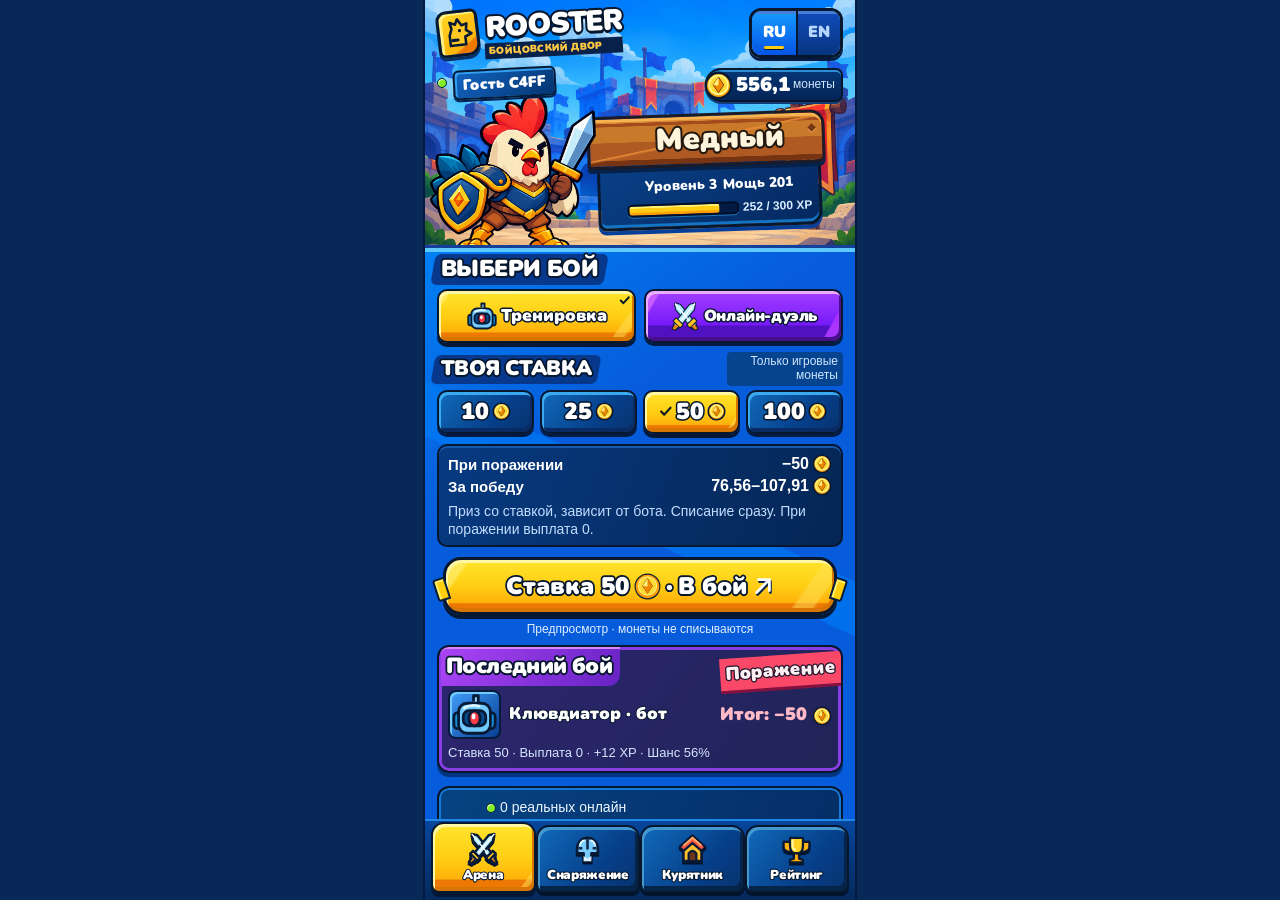
<file: web/arena-preview/index.html>
<!doctype html>
<html lang="ru">
<head>
  <meta charset="utf-8">
  <meta name="viewport" content="width=device-width, initial-scale=1, viewport-fit=cover">
  <meta http-equiv="Content-Security-Policy" content="default-src 'self'; connect-src 'none'; script-src 'self'; style-src 'self' 'unsafe-inline'; img-src 'self'; object-src 'none'; base-uri 'none'; form-action 'none'">
  <meta name="theme-color" content="#0754cc">
  <title>Arena · isolated preview</title>
  <link rel="icon" href="../favicon.svg" type="image/svg+xml">
  <link rel="stylesheet" href="../foundation.css">
  <link rel="stylesheet" href="./preview.css">
  <script type="module" src="./preview.mjs"></script>
</head>
<body class="arena-preview">
  <div class="ap-shell" id="preview"></div>
  <noscript>Для предпросмотра нужен JavaScript. / JavaScript is required for this preview.</noscript>
</body>
</html>
</file>
<file: web/arena-preview/preview.css>
/* Arena composition only. Reusable visual primitives live in ../foundation.css. */
.arena-preview{--ap-ink:var(--ui-ink);--ap-blue:var(--ui-bg);--ap-light:var(--ui-muted);--ap-bottom:calc(var(--app-safe-bottom,0px) + var(--app-content-safe-bottom,0px));margin:0;background:#082857;color:#fff;font:var(--ui-text-body)/1.3 var(--ui-font-body);-webkit-tap-highlight-color:transparent}
.arena-preview *{box-sizing:border-box}
.arena-preview [hidden]{display:none!important}
.arena-preview :focus-visible{outline:3px solid var(--ui-focus);outline-offset:3px;z-index:8}
.arena-preview .ap-shell{width:100%;max-width:430px;margin:auto;height:var(--app-height,100dvh);display:flex;flex-direction:column;background:var(--ui-bg);overflow:hidden;position:relative;box-shadow:0 0 0 2px #061b41}
.arena-preview .ap-scroll{flex:1;min-height:0;overflow-y:auto;overflow-x:hidden;overscroll-behavior-y:contain;scrollbar-width:none;scroll-padding:12px}
.arena-preview .ap-scroll::-webkit-scrollbar{display:none}
.arena-preview .ap-icon{width:24px;height:24px;flex-shrink:0;vertical-align:middle}
.arena-preview .ap-icon-coin{width:20px;height:20px}
.arena-preview .ap-world{position:relative;background:#259bfa url('./assets/arena-background.webp') center top/cover no-repeat;padding-top:calc(var(--app-safe-top,0px) + var(--app-content-safe-top,0px))}
.arena-preview .ap-header{position:relative;z-index:3;padding:8px 12px 0}
.arena-preview .ap-top{display:flex;align-items:center;justify-content:space-between;gap:8px}
.arena-preview .ap-brand{display:flex;align-items:center;gap:6px;min-width:0}
.arena-preview .ap-brand-mark{width:42px;height:47px;display:grid;place-items:center;background:linear-gradient(145deg,#fff88e 4%,#ffd324 12%,#ffb40b 75%,#f07902 77%);border:3px solid var(--ap-ink);border-radius:10px 7px 12px 7px;box-shadow:inset 3px 2px #fff084,0 3px #083167;transform:rotate(-7deg)}
.arena-preview .ap-brand-mark .ap-icon{width:31px;height:31px}
.arena-preview .ap-brand strong{display:block;font:1000 29px/.95 var(--ui-font-display);letter-spacing:-1.2px;paint-order:stroke fill;-webkit-text-stroke:4px var(--ap-ink);text-shadow:0 3px var(--ap-ink);transform:rotate(-3deg)}
.arena-preview .ap-brand>div>span{display:block;font:1000 10px/1.4 var(--ui-font-display);letter-spacing:.2px;color:#ffc743;background:#08214b;padding:1px 4px;margin-top:3px;transform:rotate(-3deg)}
.arena-preview .ap-language{flex-shrink:0}
.arena-preview .ap-account{display:flex;align-items:flex-start;justify-content:space-between;gap:8px;margin-top:10px}
.arena-preview .ap-player{min-width:0;max-width:52%;display:flex;align-items:center;gap:4px}
.arena-preview .ap-player>strong{padding:4px 8px;background:linear-gradient(135deg,#1264c1,#053572);border:2px solid #041b38;border-radius:6px;box-shadow:inset 2px 2px #35a2f1,0 2px #031f52;transform:rotate(-3deg);font:1000 15px/1.2 var(--ui-font-display);overflow-wrap:anywhere}
.arena-preview .ap-connection{display:flex;align-items:center;order:-1;flex-shrink:0;font-size:0;width:12px;height:18px;white-space:nowrap}
.arena-preview .ap-connection>span{color:#c5e0ff}
.arena-preview .ap-connection i,.arena-preview .ap-presence i{display:inline-block;width:10px;height:10px;background:#82ee25;border:1.5px solid #062044;border-radius:50%;box-shadow:inset 1px 1px #d6ffae;margin-right:4px;flex-shrink:0}
.arena-preview .ap-wallet{display:flex;flex-wrap:wrap;align-items:center;justify-content:flex-end;gap:3px;background:linear-gradient(#063778,#042456);border:2px solid var(--ap-ink);border-radius:16px 7px 7px 16px;box-shadow:inset 0 2px #2b8dd3,0 2px #123e79;padding:3px 6px 3px 2px;max-width:60%}
.arena-preview .ap-wallet .ap-icon{width:29px;height:29px;margin:-4px 0 -4px -5px}
.arena-preview .ap-wallet strong{font:1000 20px/1.2 var(--ui-font-display);overflow-wrap:anywhere;min-width:0}
.arena-preview .ap-wallet>span{font-size:12px;color:#d1e8ff}
.arena-preview .ap-fighter{height:146px;position:relative;isolation:isolate;margin-top:0}
.arena-preview .ap-hero{position:absolute;z-index:2;width:174px;height:174px;object-fit:contain;left:1px;bottom:-13px;pointer-events:none}
.arena-preview .ap-fighter-info{position:absolute;left:40%;right:34px;bottom:20px;transform:rotate(-2deg)}
.arena-preview .ap-fighter-info h1{position:relative;z-index:1;margin:0 -5px -2px -9px;border:3px solid #1c1b28;border-radius:10px 14px 7px 4px;background:linear-gradient(170deg,transparent 47%,#e78b34 48%,transparent 51%),linear-gradient(#d98a33 0 9%,#a34b1d 10% 16%,#c9792a 17% 50%,#af5a22 51% 88%,#773413 89%);box-shadow:inset 0 3px #f9b452,0 4px #07224a;padding:6px 3px 8px 31px;text-align:center;font:1000 30px/1.1 var(--ui-font-display);paint-order:stroke fill;-webkit-text-stroke:4px #241910;color:#fff5dc;text-shadow:0 2px #241910}
.arena-preview .ap-fighter-info h1:after{content:'';position:absolute;right:7px;top:12px;width:6px;height:6px;background:#783714;transform:rotate(45deg);box-shadow:1px 1px #ec9e4e}
.arena-preview .ap-fighter-stats{padding:9px 7px 9px 26px;border:3px solid var(--ap-ink);border-radius:0 0 13px 8px;background:linear-gradient(145deg,#094087,#05285f);box-shadow:inset 0 -3px #1475c4,0 4px #06409a}
.arena-preview .ap-fighter-stats p{margin:0 0 7px;display:flex;flex-wrap:wrap;justify-content:center;gap:1px 6px;font:900 14px/1.25 var(--ui-font-display)}
.arena-preview .ap-fighter-stats p span{white-space:nowrap}
.arena-preview .ap-xp{display:flex;flex-wrap:wrap;align-items:center;gap:4px;color:#d8edff;font-size:12px;font-weight:700;justify-content:center}
.arena-preview .ap-xp-track{flex:1}
.arena-preview .ap-main{position:relative;z-index:2;padding:0 12px 18px;background:linear-gradient(145deg,#007ff4 0%,transparent 24%),linear-gradient(25deg,transparent 65%,#006fec 65% 70%,transparent 70%),#075cdb;border-top:4px solid #60c9ff;box-shadow:0 -3px #12409b}
.arena-preview .ap-section-title{padding:4px 4px 5px}
.arena-preview .ap-modes{margin:3px 0 9px}
.arena-preview .ap-mode{display:flex;align-items:center;justify-content:center;gap:4px;padding:7px 5px;min-height:54px;font-size:17px;line-height:1.05}
.arena-preview .ap-mode>.ap-icon{width:30px;height:30px}
.arena-preview .ap-mode-online .ap-mode-label{font-size:16px;white-space:nowrap;letter-spacing:-.4px}
.arena-preview .ap-selection{position:absolute;top:3px;right:3px}
.arena-preview .ap-selection .ap-icon{width:13px;height:13px}
.arena-preview .ap-stake-heading{display:flex;justify-content:space-between;align-items:center;gap:6px;margin-bottom:4px}
.arena-preview .ap-stake-heading .ap-section-title{font-size:21px;white-space:nowrap}
.arena-preview .ap-stake-heading>span{font-size:12px;line-height:1.15;color:#d1e7ff;text-align:right;max-width:116px;background:#06448f;border-radius:4px;padding:3px 5px}
.arena-preview .ap-stakes{margin:3px 0 10px}
.arena-preview .ap-stake{display:flex;justify-content:center;align-items:center;gap:3px;font-size:23px;line-height:1;padding:4px 1px;min-height:44px;white-space:nowrap}
.arena-preview .ap-stake>span{paint-order:stroke fill;-webkit-text-stroke:3px var(--ap-ink);text-shadow:0 1px var(--ap-ink)}
.arena-preview .ap-stake .ap-icon-check{width:15px;height:15px;color:#121a23}
.arena-preview .ap-stake .ap-icon-coin{width:19px;height:19px}
.arena-preview .ap-risk{padding:7px 9px}
.arena-preview .ap-risk>div{display:flex;justify-content:space-between;align-items:center;gap:8px;font-weight:700;line-height:1.4}
.arena-preview .ap-risk strong{white-space:nowrap;font-size:16px;display:flex;gap:3px;align-items:center}
.arena-preview .ap-risk p{font-size:var(--ui-text-sm);line-height:1.3;color:var(--ui-muted);margin:4px 0 0}
.arena-preview .ap-fight{display:flex;justify-content:center;align-items:center;gap:5px;width:calc(100% - 12px);margin:10px 6px 0;min-height:58px;border-width:3px;border-radius:18px;font-size:24px;line-height:1.1;padding:9px 5px;paint-order:stroke fill;-webkit-text-stroke:3.5px var(--ap-ink);text-shadow:0 2px var(--ap-ink)}
.arena-preview .ap-fight>.ap-icon-coin{width:27px;height:27px}
.arena-preview .ap-fight>.ap-icon-arrow{width:22px;height:22px;filter:drop-shadow(1px 2px #092448)}
.arena-preview .ap-fight:before,.arena-preview .ap-fight:after{content:'';position:absolute;pointer-events:none;top:18px;width:9px;height:19px;border:2px solid #071d3a;background:#ffcf0b;box-shadow:inset 2px 2px #fff273}
.arena-preview .ap-fight:before{left:-11px;transform:rotate(-18deg);border-radius:3px 0 0 3px}
.arena-preview .ap-fight:after{right:-11px;transform:rotate(18deg);border-radius:0 3px 3px 0}
.arena-preview .ap-fight:disabled:before,.arena-preview .ap-fight:disabled:after{background:#45658a;box-shadow:none}
.arena-preview .ap-fight:disabled{cursor:not-allowed}
.arena-preview .ap-demo-note{font-size:12px;text-align:center;color:#e0efff;margin:7px 0}
.arena-preview .ap-result{padding:0 9px 9px;margin-top:4px;overflow:hidden}
.arena-preview .ap-result-heading{display:flex;align-items:flex-start;justify-content:space-between;gap:4px;margin:0 -7px 4px}
.arena-preview .ap-result-heading h2{padding:5px 8px 8px 5px;font-size:22px;white-space:nowrap}
.arena-preview .ap-outcome{transform:rotate(-4deg);margin:8px -3px 0 0}
.arena-preview .ap-result-body{display:flex;gap:8px;align-items:center}
.arena-preview .ap-bot-portrait{flex:0 0 53px;height:49px;display:grid;place-items:center;background:linear-gradient(135deg,#429efb,#073e93);border:2px solid #051b3d;border-radius:8px;box-shadow:inset 2px 2px #70caff}
.arena-preview .ap-bot-portrait .ap-icon{height:45px;width:45px}
.arena-preview .ap-result-copy{display:flex;flex-wrap:wrap;justify-content:space-between;gap:2px 8px;min-width:0;flex:1}
.arena-preview .ap-result-copy>strong{font:1000 17px/1.2 var(--ui-font-display);paint-order:stroke fill;-webkit-text-stroke:2px #071830}
.arena-preview .ap-result-details{font-size:13px;line-height:1.4;color:#d4e5ff;margin:5px 0 0}
.arena-preview .ap-empty{color:#d4e5ff;font-size:14px;margin:8px 2px}
.arena-preview .ap-support{margin-top:13px;padding:10px}
.arena-preview .ap-support>.ap-icon{width:29px;height:29px;align-self:center}
.arena-preview .ap-support>div{flex:1;min-width:0}
.arena-preview .ap-support p{margin:0 0 5px;color:#c1dbff;font-size:14px;line-height:1.35}
.arena-preview .ap-support p:last-child{margin:0}
.arena-preview .ap-support .ap-presence{color:#eef7ff;display:flex;align-items:center}
.arena-preview .ap-rules{margin-top:12px;padding:0}
.arena-preview .ap-rules summary{list-style:none;cursor:pointer;display:flex;align-items:center;gap:8px;min-height:50px;padding:8px;font:1000 17px/1.2 var(--ui-font-display);paint-order:stroke fill;-webkit-text-stroke:2px #07234d}
.arena-preview .ap-rules summary::-webkit-details-marker{display:none}
.arena-preview .ap-rules summary>span:first-of-type{flex:1}
.arena-preview .ap-rules>div{padding:0 12px 8px;font-size:14px;line-height:1.5;color:#e0edff;background:#073a88}
.arena-preview .ap-rules p{padding-top:10px;margin:0}
.arena-preview .ap-chevron{width:12px;height:12px;border-right:4px solid #daf3ff;border-bottom:4px solid #daf3ff;transform:rotate(45deg);margin:-5px 3px 0 0;filter:drop-shadow(1px 1px #082458)}
.arena-preview .ap-rules[open] .ap-chevron{transform:rotate(225deg);margin-top:5px}
.arena-preview .ap-history{margin:14px 0 2px;background:#053c86;border-radius:7px;padding:8px 9px}
.arena-preview .ap-history-heading{display:flex;gap:7px;align-items:center}
.arena-preview .ap-history h2{font-size:23px}
.arena-preview .ap-history>p{margin:5px 0 8px;font-size:13px;color:#c7e4ff}
.arena-preview .ap-history-row{border-top:1px solid #397cc2;display:flex;align-items:center;justify-content:space-between;gap:8px;padding-top:8px;font-size:14px}
.arena-preview .ap-history-row small{display:block;font-size:12px;color:#c7e4ff;margin-top:2px}
.arena-preview .ap-history-row>strong{white-space:nowrap;color:#ffd1db}
.arena-preview .ap-nav{padding:4px max(6px,calc(var(--app-safe-right,0px) + var(--app-content-safe-right,0px))) calc(7px + var(--ap-bottom)) max(6px,calc(var(--app-safe-left,0px) + var(--app-content-safe-left,0px)));position:relative;z-index:5}
.arena-preview .ap-status{margin:7px 0}
.arena-preview .ap-retry{margin:6px 0 0;display:block;padding:6px 12px}
.arena-preview .ap-toast{position:absolute;z-index:7;bottom:calc(90px + var(--ap-bottom));left:16px;right:16px;border:2px solid #88caff;border-radius:8px;background:#07316a;color:#fff;padding:12px;font-size:14px;text-align:center;box-shadow:0 4px #021934}
@media(max-width:370px){
 .arena-preview .ap-brand strong{font-size:27px}
 .arena-preview .ap-fighter-info{left:39%;right:30px}
 .arena-preview .ap-hero{width:174px;height:174px;left:-3px}
 .arena-preview .ap-fighter-info h1{font-size:28px;padding-left:26px}
 .arena-preview .ap-fighter-stats{padding-left:27px}
 .arena-preview .ap-mode{font-size:17px;gap:3px}
 .arena-preview .ap-mode>.ap-icon{width:29px;height:29px}
 .arena-preview .ap-fight{font-size:22px}
 .arena-preview .ap-result-heading h2{font-size:20px}
 .arena-preview .ap-outcome{font-size:17px}
}
@media(max-width:335px){
 .arena-preview .ap-header{padding-left:9px;padding-right:9px}
 .arena-preview .ap-brand strong{font-size:24px}
 .arena-preview .ap-brand-mark{width:34px;height:42px}
 .arena-preview .ap-brand-mark .ap-icon{width:27px;height:27px}
 .arena-preview .ap-brand>div>span{font-size:9px}
 .arena-preview .ap-main{padding-left:9px;padding-right:9px}
 .arena-preview .ap-wallet{max-width:53%}
 .arena-preview .ap-wallet strong{font-size:18px}
 .arena-preview .ap-wallet>span{display:none}
 .arena-preview .ap-fighter-info{left:37%;right:22px}
 .arena-preview .ap-hero{width:161px;height:161px;left:-4px;bottom:-5px}
 .arena-preview .ap-fighter-info h1{font-size:26px}
 .arena-preview .ap-fighter-stats{padding-left:29px}
 .arena-preview .ap-xp-track{flex-basis:100%}
 .arena-preview .ap-mode{font-size:16px;min-height:56px}
 .arena-preview .ap-mode-online .ap-mode-label{white-space:normal;letter-spacing:0}
 .arena-preview .ap-mode>.ap-icon{width:25px;height:25px}
 .arena-preview .ap-stake-heading .ap-section-title{font-size:20px}
 .arena-preview .ap-stake{font-size:21px;gap:2px}
 .arena-preview .ap-stake .ap-icon-coin{width:17px;height:17px}
 .arena-preview .ap-stake .ap-icon-check{width:12px;height:12px}
 .arena-preview .ap-fight{font-size:20px;gap:4px}
 .arena-preview .ap-fight>.ap-icon-coin{width:22px;height:22px}
 .arena-preview .ap-result-heading h2{font-size:19px;padding-left:4px;padding-right:5px}
 .arena-preview .ap-outcome{font-size:16px}
}
/* Reduce the scene and spacing, never scale the complete interface. */
@media(max-height:680px){
 .arena-preview .ap-header{padding-top:5px}
 .arena-preview .ap-fighter{height:116px;margin-top:0}
 .arena-preview .ap-hero{width:142px;height:142px;bottom:-20px;left:0}
 .arena-preview .ap-fighter-info{bottom:13px}
 .arena-preview .ap-fighter-info h1{font-size:27px;padding-top:4px;padding-bottom:5px}
 .arena-preview .ap-fighter-stats{padding-top:6px;padding-bottom:6px}
 .arena-preview .ap-fighter-stats p{margin-bottom:4px}
 .arena-preview .ap-modes{margin-top:2px;margin-bottom:4px}
 .arena-preview .ap-mode{min-height:52px;padding-top:5px;padding-bottom:5px}
 .arena-preview .ap-stakes{margin-bottom:6px}
 .arena-preview .ap-risk{padding:6px 8px}
 .arena-preview .ap-fight{min-height:53px;margin-top:6px}
 .arena-preview .ap-nav{--ui-nav-tile-height:62px;--ui-nav-icon-size:28px}
}
@media(max-height:580px){
 .arena-preview .ap-fighter{height:116px;margin-top:0}
 .arena-preview .ap-hero{width:142px;height:142px;left:3px;bottom:-20px}
 .arena-preview .ap-fighter-info{left:38%;bottom:8px}
 .arena-preview .ap-fighter-info h1{font-size:25px}
 .arena-preview .ap-fighter-stats p{font-size:14px}
 .arena-preview .ap-section-title{font-size:21px;padding-top:3px;padding-bottom:3px}
 .arena-preview .ap-stake-heading{margin-bottom:2px}
 .arena-preview .ap-risk{padding:6px 8px}
 .arena-preview .ap-modes{margin-bottom:7px}
 .arena-preview .ap-mode{min-height:48px}
 .arena-preview .ap-nav{padding-top:3px;padding-bottom:calc(5px + var(--ap-bottom))}
 .arena-preview .ap-nav{--ui-nav-tile-height:58px}
}
@media(max-width:335px){
 .arena-preview .ap-fighter-info{left:36%;right:10px}
 .arena-preview .ap-xp-track{flex-basis:auto}
 .arena-preview .ap-fighter-stats p{gap:1px 4px}
}
</file>
